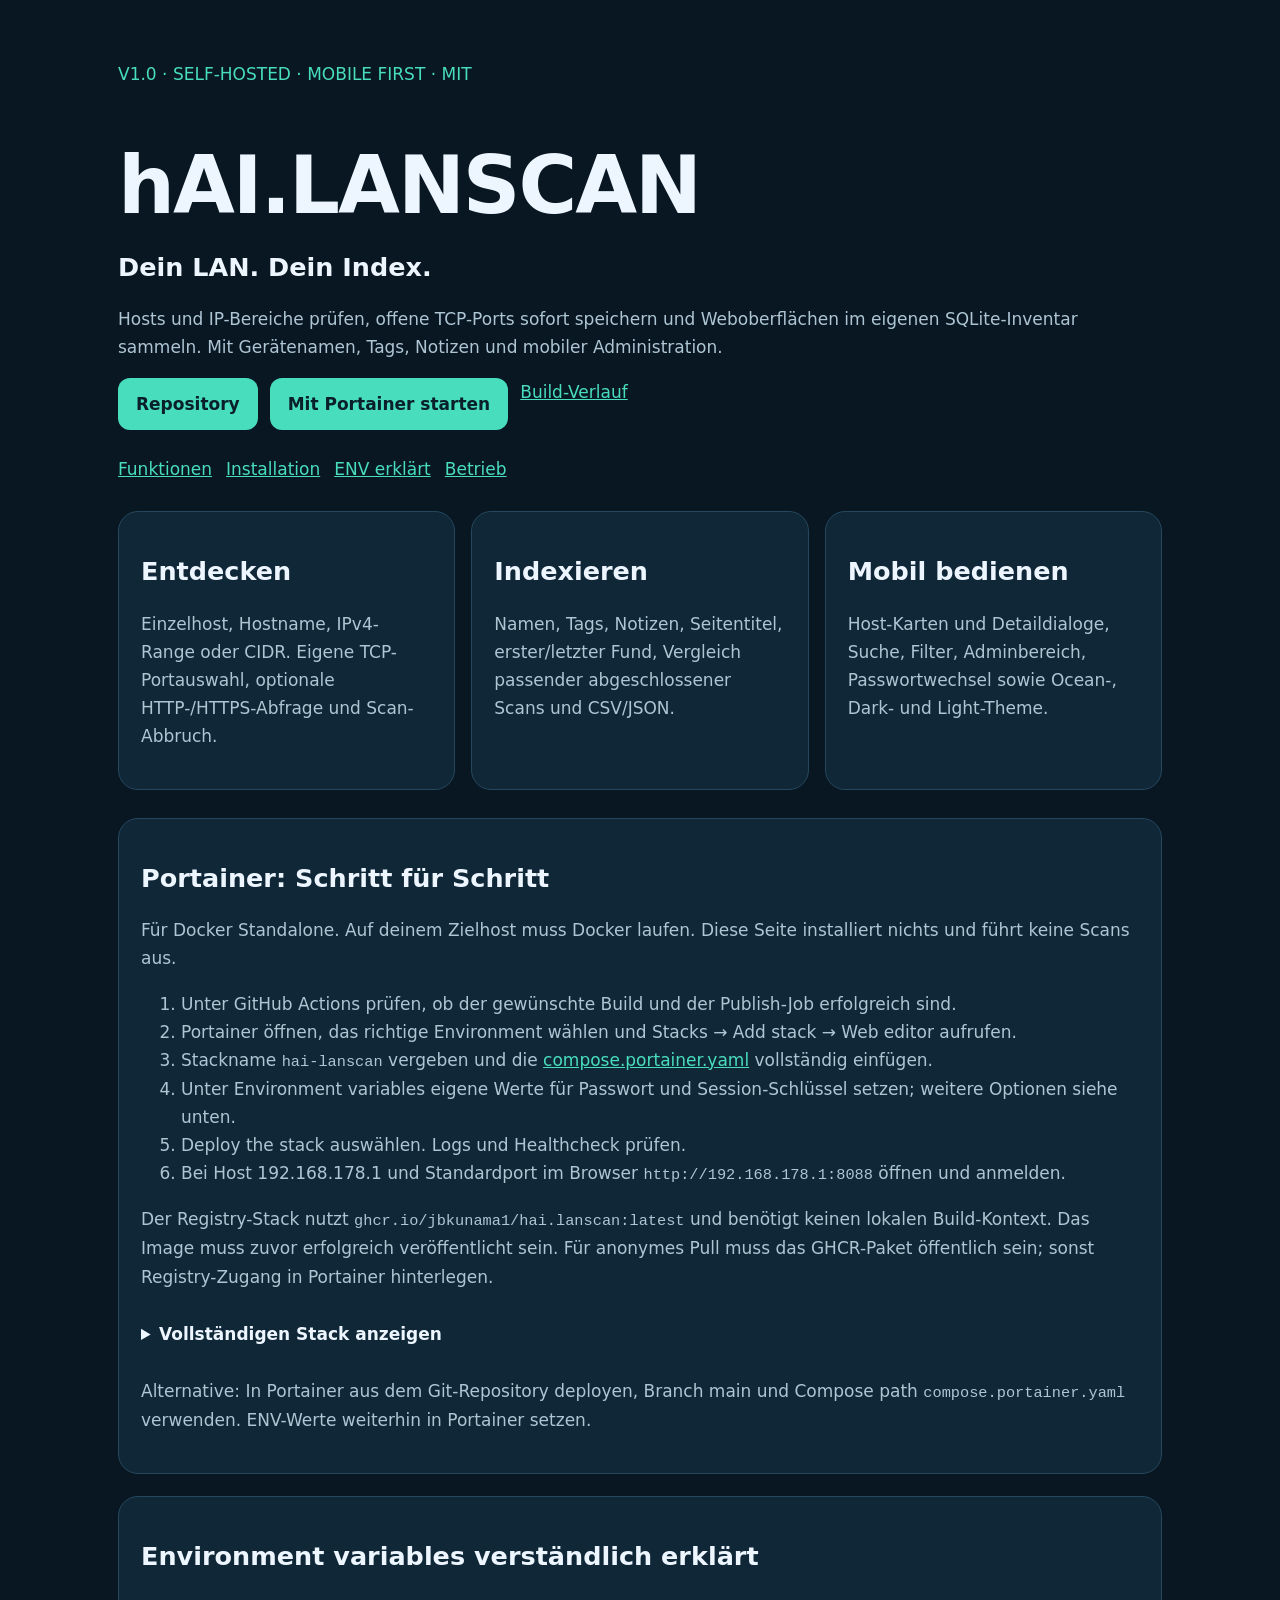
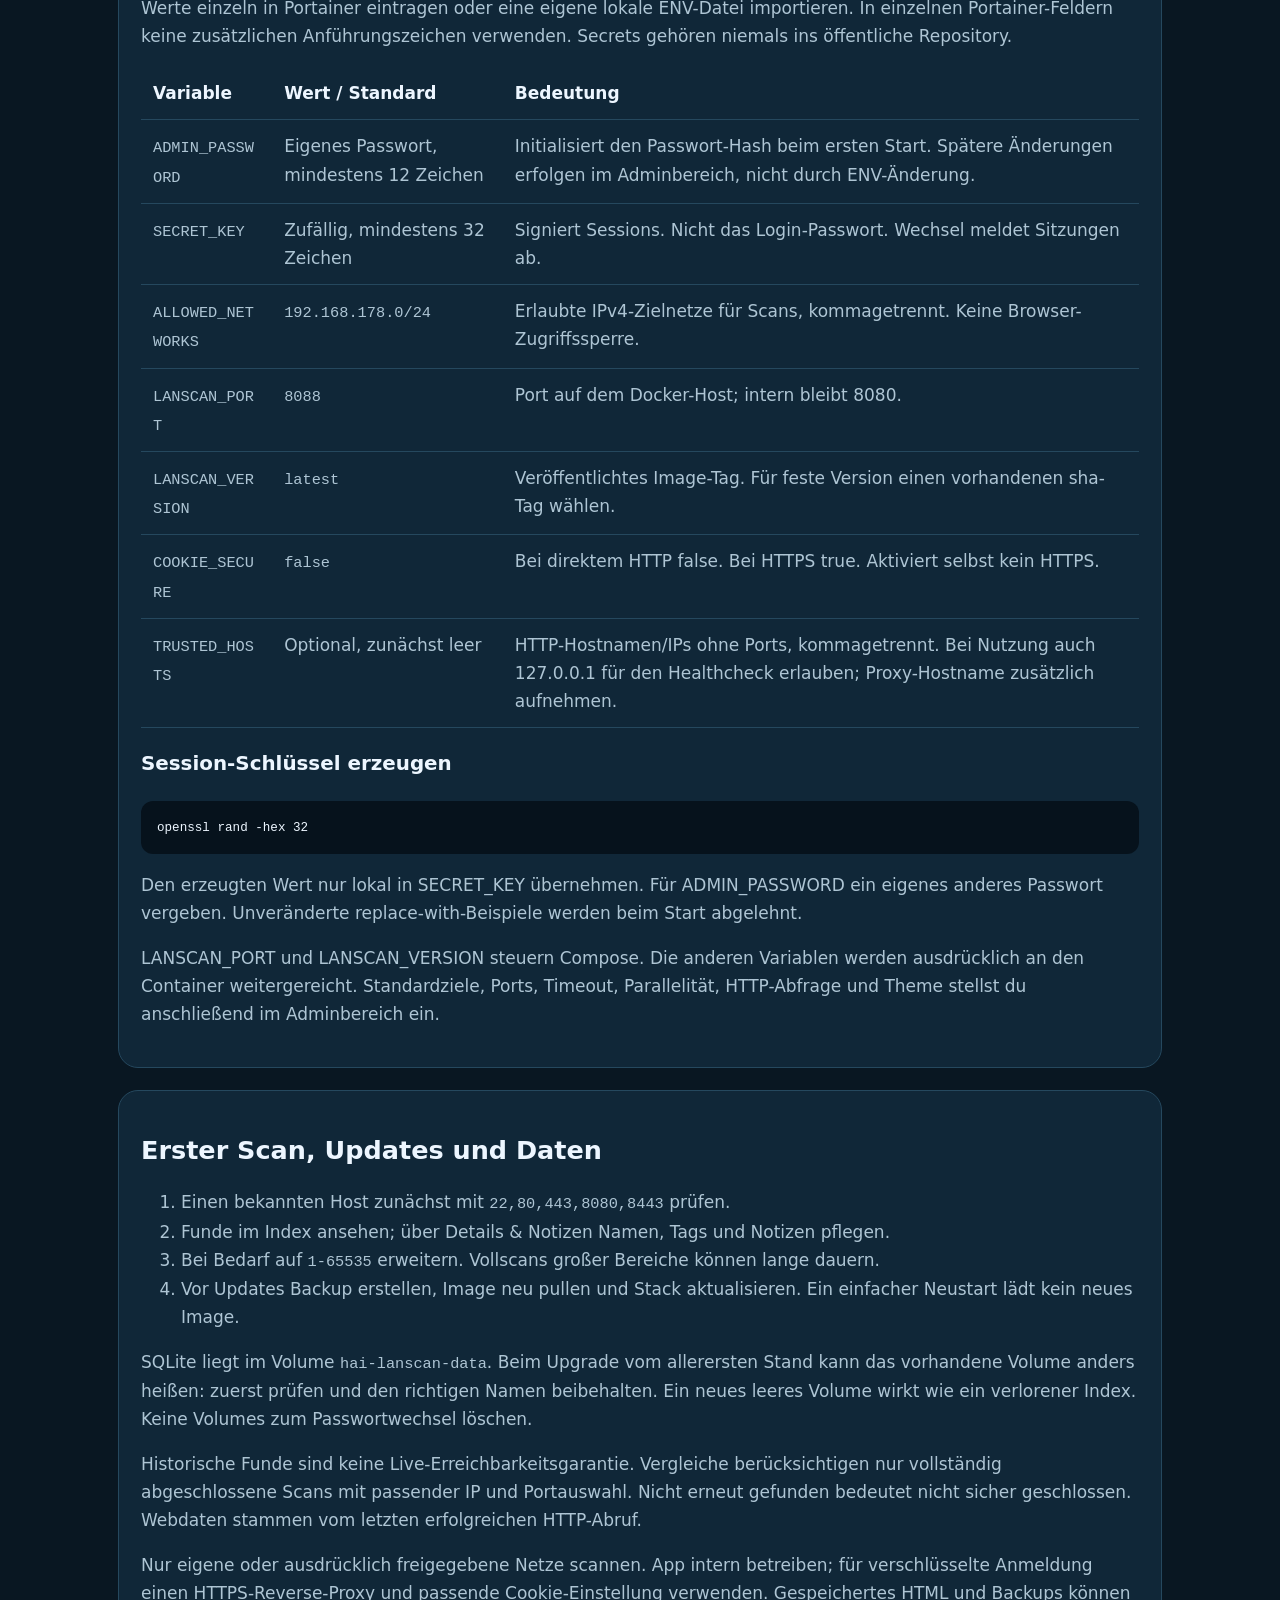
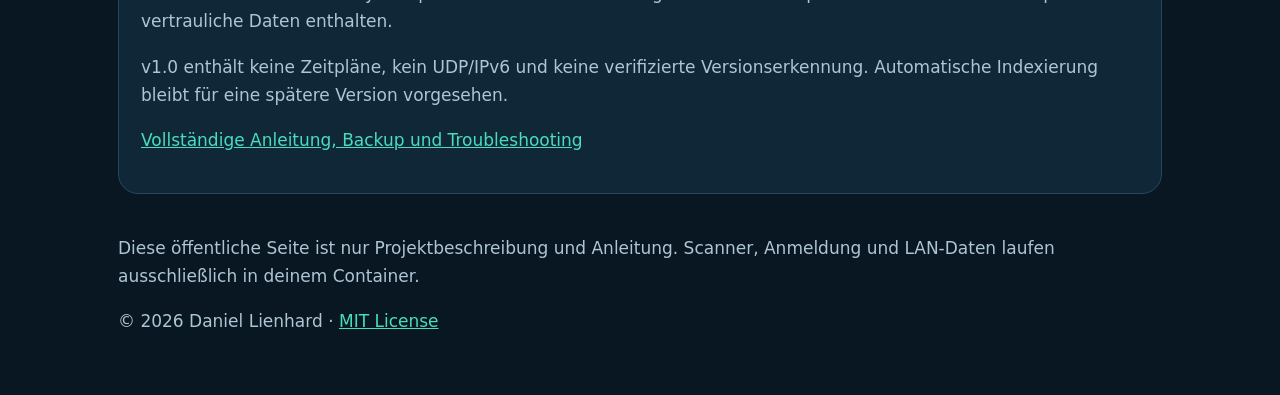
<file: docs/index.html>
<!doctype html>
<html lang="de"><head><meta charset="utf-8"><meta name="viewport" content="width=device-width,initial-scale=1"><meta name="description" content="hAI.LANSCAN: eigener LAN-TCP-Scanner mit SQLite-Index, mobiler Oberfläche und Portainer-Installation."><title>hAI.LANSCAN · LAN-Index & Portainer</title>
<style>:root{color-scheme:dark;--bg:#091722;--panel:#102738;--line:#25485e;--text:#edf6ff;--muted:#aec5d4;--accent:#48ddbd}*{box-sizing:border-box}body{margin:0;background:var(--bg);color:var(--text);font:17px system-ui;line-height:1.65}main{max-width:1100px;margin:auto;padding:32px 18px 60px}h1{font-size:clamp(38px,9vw,80px);letter-spacing:-2px;line-height:1.1;margin-bottom:20px}h2{line-height:1.3}p,li{color:var(--muted)}a{color:var(--accent);overflow-wrap:anywhere}.actions{display:flex;gap:12px;flex-wrap:wrap}.button{background:var(--accent);color:#09202a;padding:12px 18px;border-radius:12px;text-decoration:none;font-weight:700}.grid{display:grid;gap:16px;margin:28px 0}section,.card{border:1px solid var(--line);background:var(--panel);border-radius:20px;padding:22px;margin:22px 0}.card{margin:0}code{font-size:.9em;overflow-wrap:anywhere}pre{overflow:auto;padding:16px;background:#06121c;border-radius:12px;line-height:1.5;font-size:14px}pre code{overflow-wrap:normal}.table{overflow:auto}table{width:100%;border-collapse:collapse;min-width:600px}th,td{text-align:left;vertical-align:top;padding:12px;border-bottom:1px solid var(--line)}td{color:var(--muted)}small,.eyebrow{color:var(--accent)}nav{display:flex;flex-wrap:wrap;gap:14px;margin:25px 0}details{margin:16px 0}summary{cursor:pointer;font-weight:700;padding:12px 0}footer{margin-top:40px}@media(min-width:800px){main{padding:60px 28px}.grid{grid-template-columns:repeat(3,1fr)}}
</style></head><body><main>
<header><span class="eyebrow">V1.0 · SELF-HOSTED · MOBILE FIRST · MIT</span><h1>hAI.LANSCAN</h1><h2>Dein LAN. Dein Index.</h2><p>Hosts und IP-Bereiche prüfen, offene TCP-Ports sofort speichern und Weboberflächen im eigenen SQLite-Inventar sammeln. Mit Gerätenamen, Tags, Notizen und mobiler Administration.</p><div class="actions"><a class="button" href="https://github.com/jbkunama1/hAI.LANSCAN">Repository</a><a class="button" href="#portainer">Mit Portainer starten</a><a href="https://github.com/jbkunama1/hAI.LANSCAN/actions">Build-Verlauf</a></div></header>
<nav aria-label="Seitenabschnitte"><a href="#features">Funktionen</a><a href="#portainer">Installation</a><a href="#env">ENV erklärt</a><a href="#betrieb">Betrieb</a></nav>
<div class="grid" id="features"><article class="card"><h2>Entdecken</h2><p>Einzelhost, Hostname, IPv4-Range oder CIDR. Eigene TCP-Portauswahl, optionale HTTP-/HTTPS-Abfrage und Scan-Abbruch.</p></article><article class="card"><h2>Indexieren</h2><p>Namen, Tags, Notizen, Seitentitel, erster/letzter Fund, Vergleich passender abgeschlossener Scans und CSV/JSON.</p></article><article class="card"><h2>Mobil bedienen</h2><p>Host-Karten und Detaildialoge, Suche, Filter, Adminbereich, Passwortwechsel sowie Ocean-, Dark- und Light-Theme.</p></article></div>
<section id="portainer"><h2>Portainer: Schritt für Schritt</h2><p>Für Docker Standalone. Auf deinem Zielhost muss Docker laufen. Diese Seite installiert nichts und führt keine Scans aus.</p><ol><li>Unter GitHub Actions prüfen, ob der gewünschte Build und der Publish-Job erfolgreich sind.</li><li>Portainer öffnen, das richtige Environment wählen und Stacks → Add stack → Web editor aufrufen.</li><li>Stackname <code>hai-lanscan</code> vergeben und die <a href="https://github.com/jbkunama1/hAI.LANSCAN/blob/main/compose.portainer.yaml">compose.portainer.yaml</a> vollständig einfügen.</li><li>Unter Environment variables eigene Werte für Passwort und Session-Schlüssel setzen; weitere Optionen siehe unten.</li><li>Deploy the stack auswählen. Logs und Healthcheck prüfen.</li><li>Bei Host 192.168.178.1 und Standardport im Browser <code>http://192.168.178.1:8088</code> öffnen und anmelden.</li></ol><p>Der Registry-Stack nutzt <code>ghcr.io/jbkunama1/hai.lanscan:latest</code> und benötigt keinen lokalen Build-Kontext. Das Image muss zuvor erfolgreich veröffentlicht sein. Für anonymes Pull muss das GHCR-Paket öffentlich sein; sonst Registry-Zugang in Portainer hinterlegen.</p><details><summary>Vollständigen Stack anzeigen</summary><pre><code>services:
  lanscan:
    image: ghcr.io/jbkunama1/hai.lanscan:${LANSCAN_VERSION:-latest}
    container_name: hai-lanscan
    restart: unless-stopped
    ports:
      - "${LANSCAN_PORT:-8088}:8080"
    environment:
      ADMIN_PASSWORD: ${ADMIN_PASSWORD:?Set a unique ADMIN_PASSWORD}
      SECRET_KEY: ${SECRET_KEY:?Set a random SECRET_KEY}
      ALLOWED_NETWORKS: ${ALLOWED_NETWORKS:-192.168.178.0/24}
      COOKIE_SECURE: ${COOKIE_SECURE:-false}
      TRUSTED_HOSTS: ${TRUSTED_HOSTS:-}
    volumes:
      - lanscan-data:/data
    cap_drop: [ALL]
    security_opt: ["no-new-privileges:true"]
    stop_grace_period: 15s
volumes:
  lanscan-data:
    name: hai-lanscan-data</code></pre></details><p>Alternative: In Portainer aus dem Git-Repository deployen, Branch main und Compose path <code>compose.portainer.yaml</code> verwenden. ENV-Werte weiterhin in Portainer setzen.</p></section>
<section id="env"><h2>Environment variables verständlich erklärt</h2><p>Werte einzeln in Portainer eintragen oder eine eigene lokale ENV-Datei importieren. In einzelnen Portainer-Feldern keine zusätzlichen Anführungszeichen verwenden. Secrets gehören niemals ins öffentliche Repository.</p><div class="table"><table><thead><tr><th>Variable</th><th>Wert / Standard</th><th>Bedeutung</th></tr></thead><tbody>
<tr><td><code>ADMIN_PASSWORD</code></td><td>Eigenes Passwort, mindestens 12 Zeichen</td><td>Initialisiert den Passwort-Hash beim ersten Start. Spätere Änderungen erfolgen im Adminbereich, nicht durch ENV-Änderung.</td></tr>
<tr><td><code>SECRET_KEY</code></td><td>Zufällig, mindestens 32 Zeichen</td><td>Signiert Sessions. Nicht das Login-Passwort. Wechsel meldet Sitzungen ab.</td></tr>
<tr><td><code>ALLOWED_NETWORKS</code></td><td><code>192.168.178.0/24</code></td><td>Erlaubte IPv4-Zielnetze für Scans, kommagetrennt. Keine Browser-Zugriffssperre.</td></tr>
<tr><td><code>LANSCAN_PORT</code></td><td><code>8088</code></td><td>Port auf dem Docker-Host; intern bleibt 8080.</td></tr>
<tr><td><code>LANSCAN_VERSION</code></td><td><code>latest</code></td><td>Veröffentlichtes Image-Tag. Für feste Version einen vorhandenen sha-Tag wählen.</td></tr>
<tr><td><code>COOKIE_SECURE</code></td><td><code>false</code></td><td>Bei direktem HTTP false. Bei HTTPS true. Aktiviert selbst kein HTTPS.</td></tr>
<tr><td><code>TRUSTED_HOSTS</code></td><td>Optional, zunächst leer</td><td>HTTP-Hostnamen/IPs ohne Ports, kommagetrennt. Bei Nutzung auch 127.0.0.1 für den Healthcheck erlauben; Proxy-Hostname zusätzlich aufnehmen.</td></tr>
</tbody></table></div><h3>Session-Schlüssel erzeugen</h3><pre><code>openssl rand -hex 32</code></pre><p>Den erzeugten Wert nur lokal in SECRET_KEY übernehmen. Für ADMIN_PASSWORD ein eigenes anderes Passwort vergeben. Unveränderte replace-with-Beispiele werden beim Start abgelehnt.</p><p>LANSCAN_PORT und LANSCAN_VERSION steuern Compose. Die anderen Variablen werden ausdrücklich an den Container weitergereicht. Standardziele, Ports, Timeout, Parallelität, HTTP-Abfrage und Theme stellst du anschließend im Adminbereich ein.</p></section>
<section id="betrieb"><h2>Erster Scan, Updates und Daten</h2><ol><li>Einen bekannten Host zunächst mit <code>22,80,443,8080,8443</code> prüfen.</li><li>Funde im Index ansehen; über Details &amp; Notizen Namen, Tags und Notizen pflegen.</li><li>Bei Bedarf auf <code>1-65535</code> erweitern. Vollscans großer Bereiche können lange dauern.</li><li>Vor Updates Backup erstellen, Image neu pullen und Stack aktualisieren. Ein einfacher Neustart lädt kein neues Image.</li></ol><p>SQLite liegt im Volume <code>hai-lanscan-data</code>. Beim Upgrade vom allerersten Stand kann das vorhandene Volume anders heißen: zuerst prüfen und den richtigen Namen beibehalten. Ein neues leeres Volume wirkt wie ein verlorener Index. Keine Volumes zum Passwortwechsel löschen.</p><p>Historische Funde sind keine Live-Erreichbarkeitsgarantie. Vergleiche berücksichtigen nur vollständig abgeschlossene Scans mit passender IP und Portauswahl. Nicht erneut gefunden bedeutet nicht sicher geschlossen. Webdaten stammen vom letzten erfolgreichen HTTP-Abruf.</p><p>Nur eigene oder ausdrücklich freigegebene Netze scannen. App intern betreiben; für verschlüsselte Anmeldung einen HTTPS-Reverse-Proxy und passende Cookie-Einstellung verwenden. Gespeichertes HTML und Backups können vertrauliche Daten enthalten.</p><p>v1.0 enthält keine Zeitpläne, kein UDP/IPv6 und keine verifizierte Versionserkennung. Automatische Indexierung bleibt für eine spätere Version vorgesehen.</p><p><a href="https://github.com/jbkunama1/hAI.LANSCAN#readme">Vollständige Anleitung, Backup und Troubleshooting</a></p></section>
<footer><p>Diese öffentliche Seite ist nur Projektbeschreibung und Anleitung. Scanner, Anmeldung und LAN-Daten laufen ausschließlich in deinem Container.</p><p>© 2026 Daniel Lienhard · <a href="https://github.com/jbkunama1/hAI.LANSCAN/blob/main/LICENSE">MIT License</a></p></footer>
</main></body></html>
</file>
